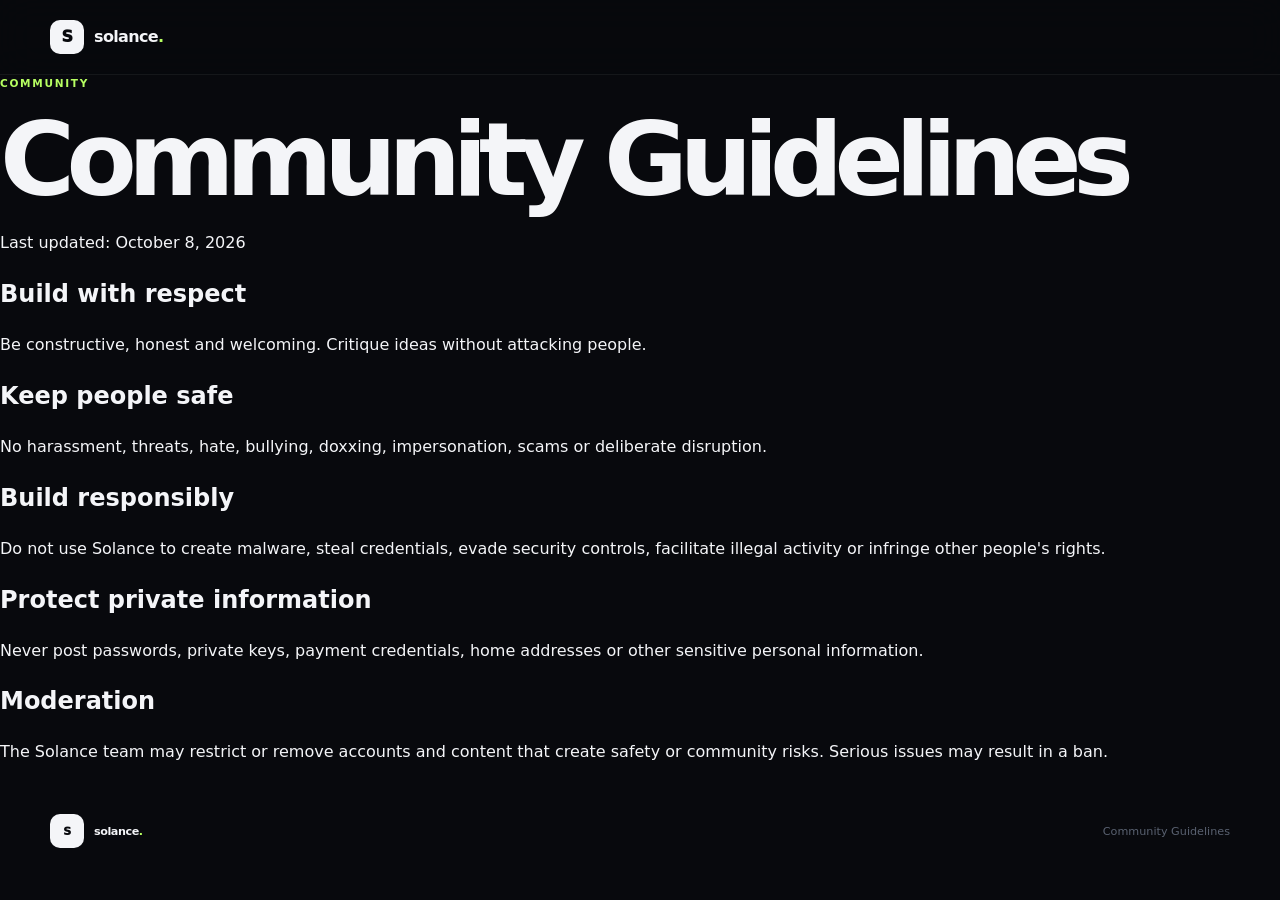
<file: community-guidelines.html>
<!doctype html><html lang="en"><head><meta charset="utf-8"><meta name="viewport" content="width=device-width,initial-scale=1"><title>Community Guidelines — Solance</title><link rel="stylesheet" href="assets/styles.css"></head><body><header class="site-header"><nav class="nav container"><a class="brand" href="index.html"><span class="brand-mark">S</span><span>solance<span class="brand-dot">.</span></span></a></nav></header><main class="legal"><div class="section-kicker">COMMUNITY</div><h1>Community Guidelines</h1><p>Last updated: October 8, 2026</p><div class="legal-card"><h2>Build with respect</h2><p>Be constructive, honest and welcoming. Critique ideas without attacking people.</p><h2>Keep people safe</h2><p>No harassment, threats, hate, bullying, doxxing, impersonation, scams or deliberate disruption.</p><h2>Build responsibly</h2><p>Do not use Solance to create malware, steal credentials, evade security controls, facilitate illegal activity or infringe other people's rights.</p><h2>Protect private information</h2><p>Never post passwords, private keys, payment credentials, home addresses or other sensitive personal information.</p><h2>Moderation</h2><p>The Solance team may restrict or remove accounts and content that create safety or community risks. Serious issues may result in a ban.</p></div></main><footer><div class="container footer-inner"><a class="brand" href="index.html"><span class="brand-mark">S</span><span>solance<span class="brand-dot">.</span></span></a><span>Community Guidelines</span></div></footer></body></html>
</file>
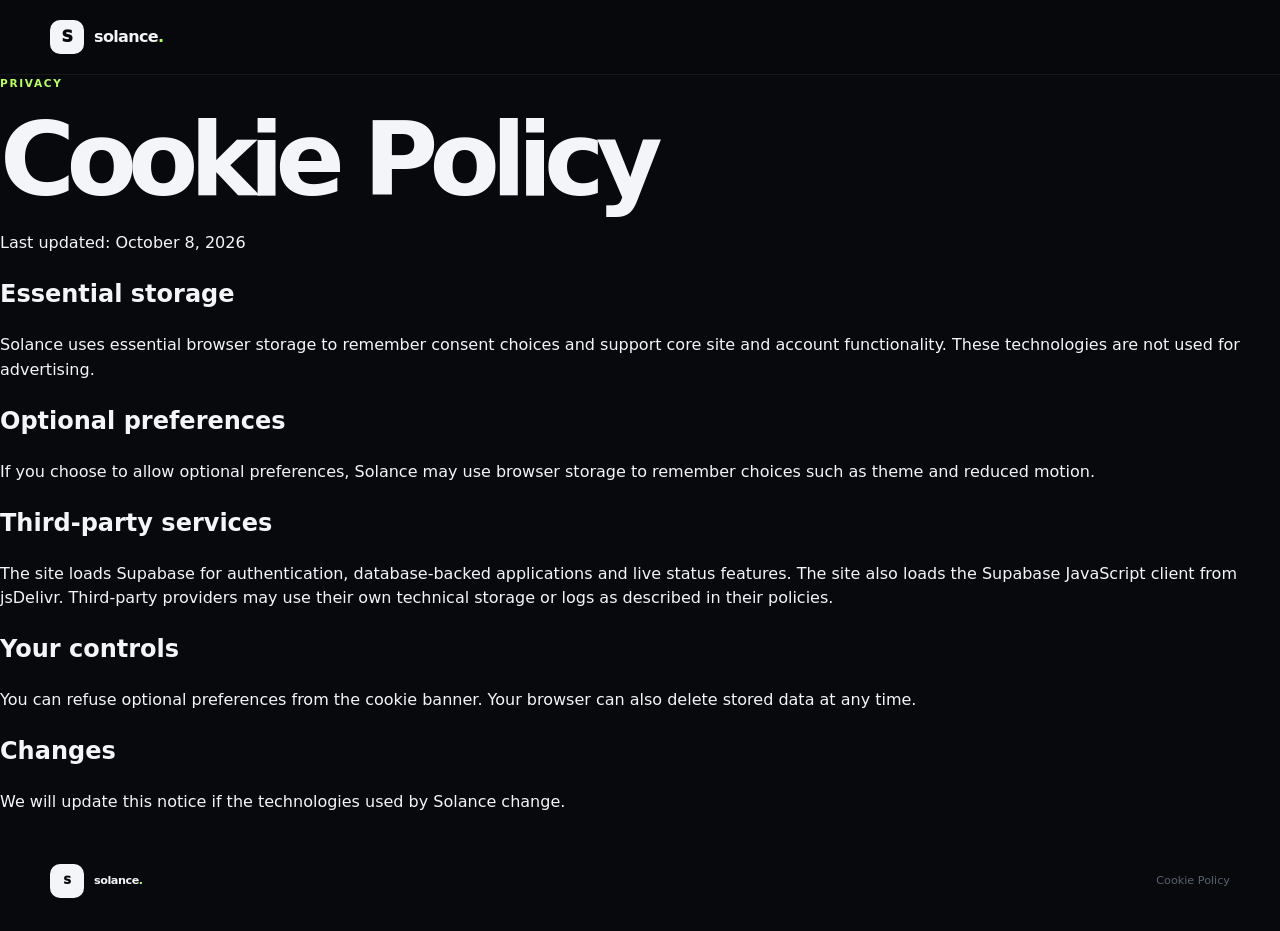
<file: cookies.html>
<!doctype html><html lang="en"><head><meta charset="utf-8"><meta name="viewport" content="width=device-width,initial-scale=1"><title>Cookies — Solance</title><link rel="stylesheet" href="assets/styles.css"></head><body><header class="site-header"><nav class="nav container"><a class="brand" href="index.html"><span class="brand-mark">S</span><span>solance<span class="brand-dot">.</span></span></a></nav></header><main class="legal"><div class="section-kicker">PRIVACY</div><h1>Cookie Policy</h1><p>Last updated: October 8, 2026</p><div class="legal-card"><h2>Essential storage</h2><p>Solance uses essential browser storage to remember consent choices and support core site and account functionality. These technologies are not used for advertising.</p><h2>Optional preferences</h2><p>If you choose to allow optional preferences, Solance may use browser storage to remember choices such as theme and reduced motion.</p><h2>Third-party services</h2><p>The site loads Supabase for authentication, database-backed applications and live status features. The site also loads the Supabase JavaScript client from jsDelivr. Third-party providers may use their own technical storage or logs as described in their policies.</p><h2>Your controls</h2><p>You can refuse optional preferences from the cookie banner. Your browser can also delete stored data at any time.</p><h2>Changes</h2><p>We will update this notice if the technologies used by Solance change.</p></div></main><footer><div class="container footer-inner"><a class="brand" href="index.html"><span class="brand-mark">S</span><span>solance<span class="brand-dot">.</span></span></a><span>Cookie Policy</span></div></footer></body></html>
</file>
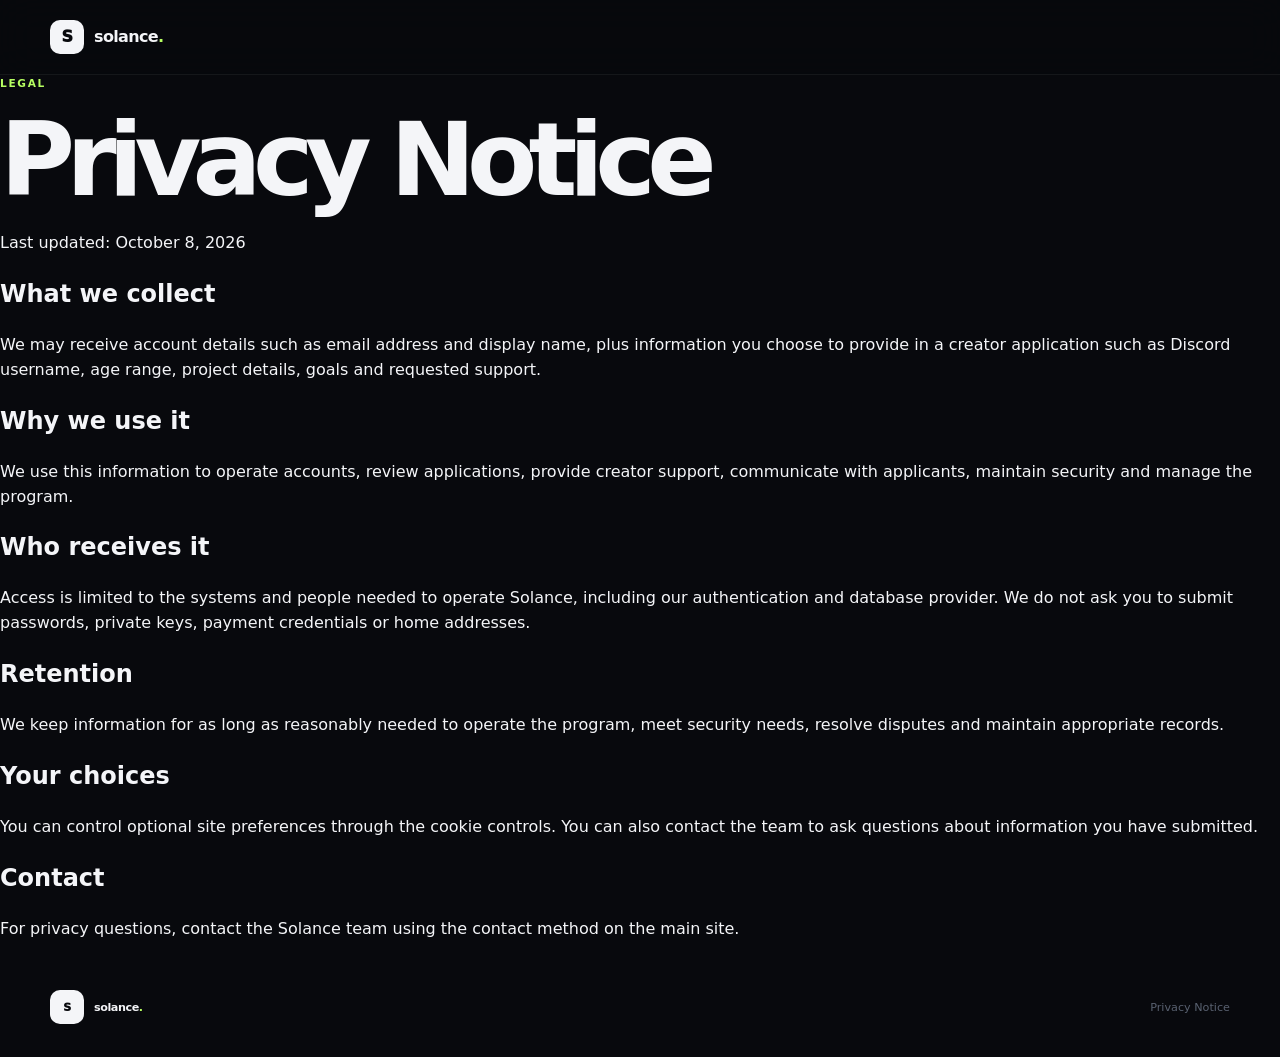
<file: privacy.html>
<!doctype html><html lang="en"><head><meta charset="utf-8"><meta name="viewport" content="width=device-width,initial-scale=1"><title>Privacy — Solance</title><link rel="stylesheet" href="assets/styles.css"></head><body><header class="site-header"><nav class="nav container"><a class="brand" href="index.html"><span class="brand-mark">S</span><span>solance<span class="brand-dot">.</span></span></a></nav></header><main class="legal"><div class="section-kicker">LEGAL</div><h1>Privacy Notice</h1><p>Last updated: October 8, 2026</p><div class="legal-card"><h2>What we collect</h2><p>We may receive account details such as email address and display name, plus information you choose to provide in a creator application such as Discord username, age range, project details, goals and requested support.</p><h2>Why we use it</h2><p>We use this information to operate accounts, review applications, provide creator support, communicate with applicants, maintain security and manage the program.</p><h2>Who receives it</h2><p>Access is limited to the systems and people needed to operate Solance, including our authentication and database provider. We do not ask you to submit passwords, private keys, payment credentials or home addresses.</p><h2>Retention</h2><p>We keep information for as long as reasonably needed to operate the program, meet security needs, resolve disputes and maintain appropriate records.</p><h2>Your choices</h2><p>You can control optional site preferences through the cookie controls. You can also contact the team to ask questions about information you have submitted.</p><h2>Contact</h2><p>For privacy questions, contact the Solance team using the contact method on the main site.</p></div></main><footer><div class="container footer-inner"><a class="brand" href="index.html"><span class="brand-mark">S</span><span>solance<span class="brand-dot">.</span></span></a><span>Privacy Notice</span></div></footer></body></html>
</file>
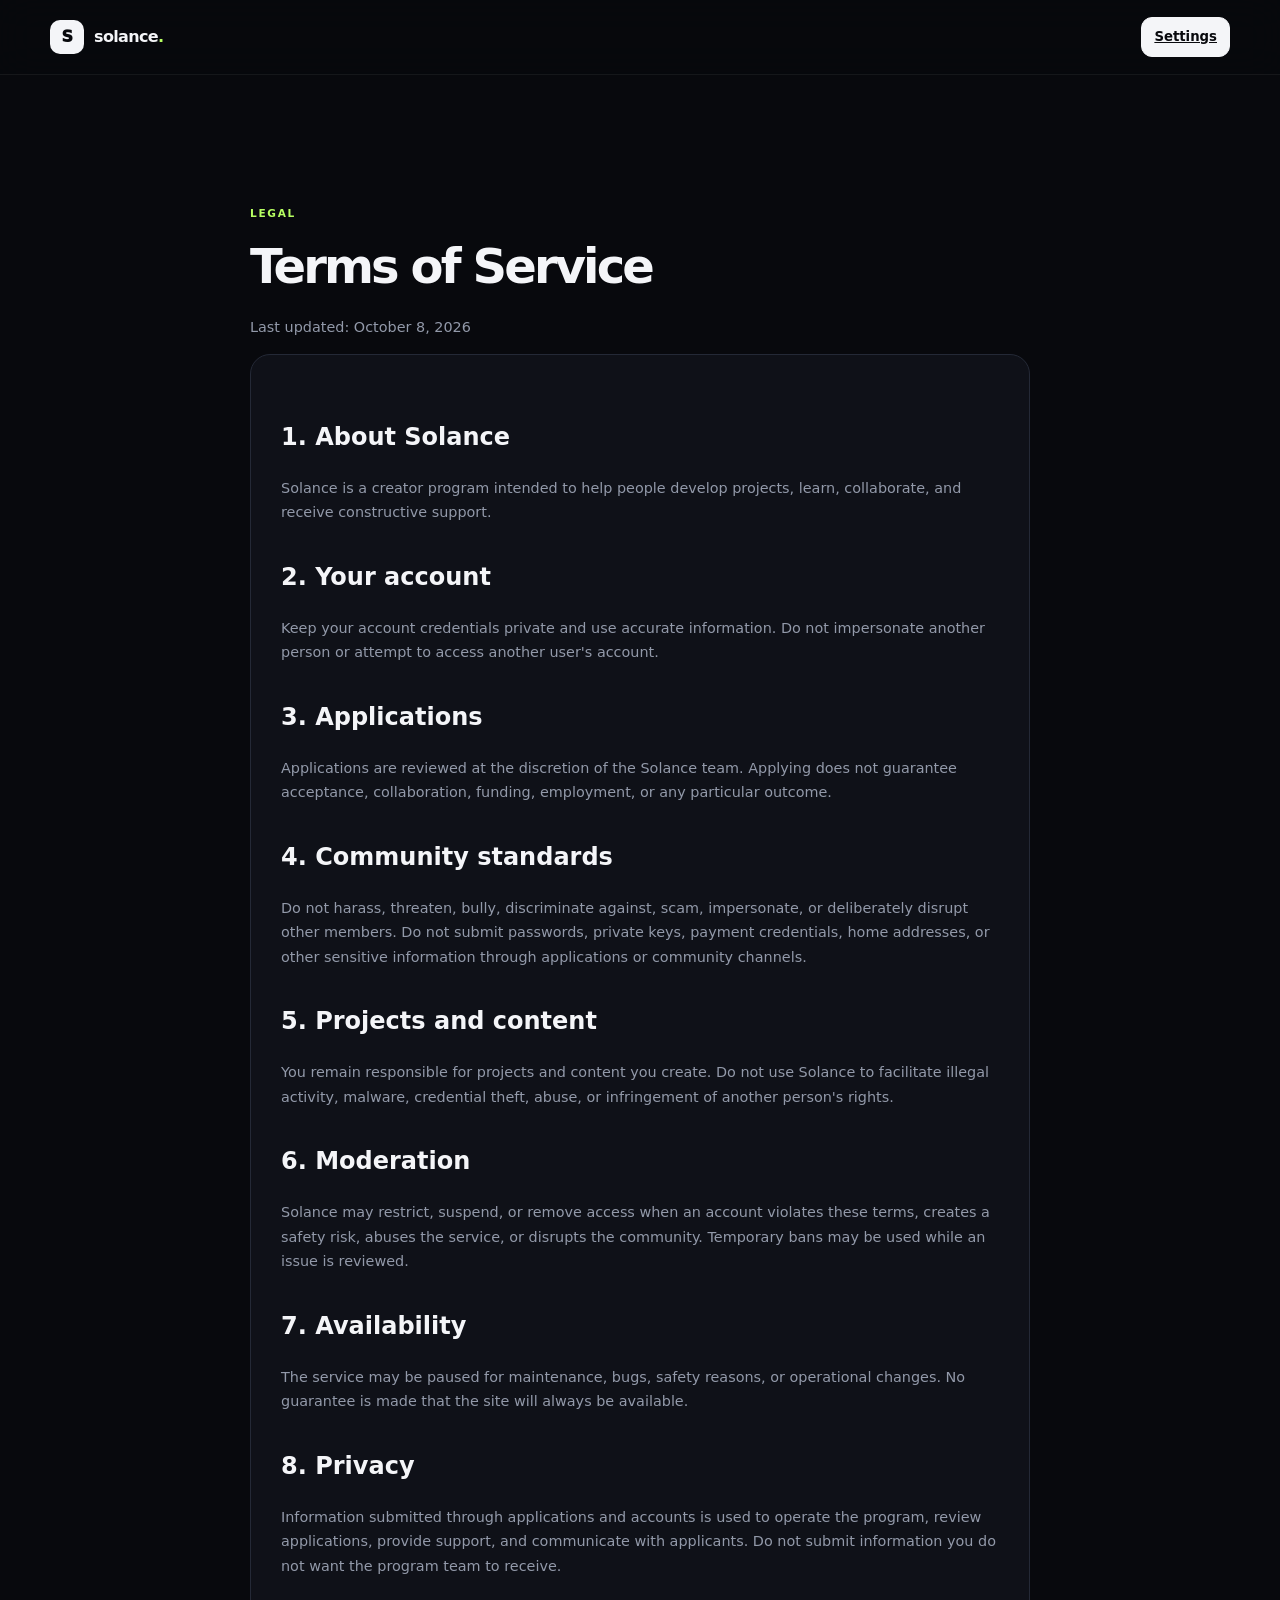
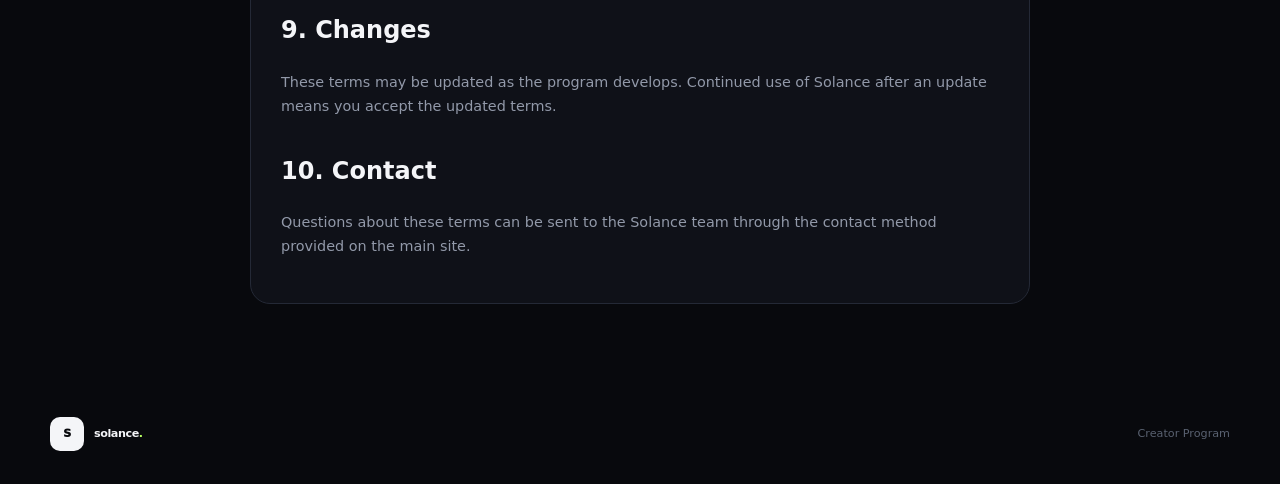
<file: terms.html>
<!doctype html>
<html lang="en"><head><meta charset="utf-8"><meta name="viewport" content="width=device-width,initial-scale=1"><title>Terms of Service — Solance</title><link rel="stylesheet" href="assets/styles.css"><style>.legal{max-width:820px;margin:0 auto;padding:130px 20px 80px}.legal h1{font-size:3rem;letter-spacing:-.06em}.legal h2{margin-top:34px}.legal p,.legal li{color:var(--muted);line-height:1.7;font-size:.9rem}.legal-card{padding:30px;border:1px solid var(--line);border-radius:20px;background:var(--surface)}</style></head>
<body><header class="site-header"><nav class="nav container"><a class="brand" href="index.html"><span class="brand-mark">S</span><span>solance<span class="brand-dot">.</span></span></a><div class="nav-actions"><a class="nav-login" href="settings.html">Settings</a></div></nav></header>
<main class="legal"><div class="section-kicker">LEGAL</div><h1>Terms of Service</h1><p>Last updated: October 8, 2026</p><div class="legal-card">
<h2>1. About Solance</h2><p>Solance is a creator program intended to help people develop projects, learn, collaborate, and receive constructive support.</p>
<h2>2. Your account</h2><p>Keep your account credentials private and use accurate information. Do not impersonate another person or attempt to access another user's account.</p>
<h2>3. Applications</h2><p>Applications are reviewed at the discretion of the Solance team. Applying does not guarantee acceptance, collaboration, funding, employment, or any particular outcome.</p>
<h2>4. Community standards</h2><p>Do not harass, threaten, bully, discriminate against, scam, impersonate, or deliberately disrupt other members. Do not submit passwords, private keys, payment credentials, home addresses, or other sensitive information through applications or community channels.</p>
<h2>5. Projects and content</h2><p>You remain responsible for projects and content you create. Do not use Solance to facilitate illegal activity, malware, credential theft, abuse, or infringement of another person's rights.</p>
<h2>6. Moderation</h2><p>Solance may restrict, suspend, or remove access when an account violates these terms, creates a safety risk, abuses the service, or disrupts the community. Temporary bans may be used while an issue is reviewed.</p>
<h2>7. Availability</h2><p>The service may be paused for maintenance, bugs, safety reasons, or operational changes. No guarantee is made that the site will always be available.</p>
<h2>8. Privacy</h2><p>Information submitted through applications and accounts is used to operate the program, review applications, provide support, and communicate with applicants. Do not submit information you do not want the program team to receive.</p>
<h2>9. Changes</h2><p>These terms may be updated as the program develops. Continued use of Solance after an update means you accept the updated terms.</p>
<h2>10. Contact</h2><p>Questions about these terms can be sent to the Solance team through the contact method provided on the main site.</p>
</div></main><footer><div class="container footer-inner"><a class="brand" href="/"><span class="brand-mark">S</span><span>solance<span class="brand-dot">.</span></span></a><span>Creator Program</span></div></footer></body></html>
</file>
<file: assets/styles.css>
:root{--bg:#08090d;--surface:#0f1118;--surface-2:#151823;--text:#f4f5f8;--muted:#9299a9;--line:#242936;--accent:#b7ff62;--accent-2:#8d7cff;--danger:#ff7586;--shadow:0 28px 90px rgba(0,0,0,.42);--radius:24px}
*{box-sizing:border-box}html{scroll-behavior:smooth}body{margin:0;background:var(--bg);color:var(--text);font-family:Inter,ui-sans-serif,system-ui,-apple-system,BlinkMacSystemFont,"Segoe UI",sans-serif;line-height:1.55;overflow-x:hidden}body.modal-open{overflow:hidden}a{color:inherit}.container{width:min(1180px,calc(100% - 40px));margin:auto}
.site-glow{position:fixed;width:520px;height:520px;border-radius:50%;filter:blur(100px);pointer-events:none;opacity:.11;z-index:-1}.glow-one{background:#8d7cff;top:-220px;left:-180px}.glow-two{background:#b7ff62;right:-280px;top:460px}
.site-header{position:sticky;top:0;z-index:40;background:rgba(8,9,13,.72);backdrop-filter:blur(18px);border-bottom:1px solid rgba(255,255,255,.06)}.nav{height:74px;display:flex;align-items:center;justify-content:space-between}.brand{display:flex;align-items:center;gap:10px;text-decoration:none;font-weight:850;letter-spacing:-.04em}.brand-mark{width:34px;height:34px;border-radius:10px;display:grid;place-items:center;background:var(--text);color:#08090d;font-weight:950}.brand-dot{color:var(--accent)}.nav-center{display:flex;gap:30px}.nav-center a{font-size:.84rem;color:var(--muted);text-decoration:none}.nav-center a:hover{color:var(--text)}.nav-actions{display:flex;gap:8px}.nav-icon,.nav-login{border:1px solid var(--line);background:rgba(255,255,255,.035);color:var(--text);border-radius:11px;padding:9px 12px;font:inherit;font-size:.83rem;font-weight:800;cursor:pointer}.nav-icon{width:39px}.nav-login{background:var(--text);color:#090a0e;border-color:var(--text)}
.hero{min-height:690px;padding:92px 0 80px;display:grid;grid-template-columns:1fr .86fr;gap:70px;align-items:center}.eyebrow{display:inline-flex;align-items:center;gap:8px;border:1px solid #2a303d;background:#10131a;border-radius:999px;padding:7px 11px;color:#b6bdca;font-size:.72rem;font-weight:850;letter-spacing:.09em;text-transform:uppercase}.status-dot{width:7px;height:7px;background:var(--accent);border-radius:50%;box-shadow:0 0 14px var(--accent)}h1{font-size:clamp(4rem,8vw,7.3rem);line-height:.86;letter-spacing:-.085em;margin:25px 0 27px}h1 span{color:var(--accent)}.hero-lead{font-size:1.08rem;color:var(--muted);max-width:600px}.hero-actions{display:flex;gap:10px;flex-wrap:wrap;margin:30px 0}.button{border:0;border-radius:12px;padding:13px 17px;font:inherit;font-size:.86rem;font-weight:850;text-decoration:none;display:inline-flex;align-items:center;justify-content:center;gap:12px;cursor:pointer;transition:transform .2s,background .2s,border-color .2s}.button:hover{transform:translateY(-2px)}.primary{background:var(--accent);color:#10140b}.ghost{background:transparent;border:1px solid var(--line);color:var(--text)}.hero-proof{display:flex;align-items:center;gap:12px;color:#707789;font-size:.76rem}.avatars{display:flex}.avatars i{width:27px;height:27px;border-radius:50%;display:grid;place-items:center;background:#1a1e29;border:1px solid #343a48;margin-right:-5px;font-style:normal;font-size:.65rem}.hero-visual{position:relative;min-height:480px;display:grid;place-items:center}.orbit{position:absolute;border:1px solid rgba(255,255,255,.07);border-radius:50%}.orbit-a{width:440px;height:440px}.orbit-b{width:340px;height:340px;border-color:rgba(183,255,98,.11)}.idea-card{position:relative;width:min(370px,82%);padding:27px;border:1px solid #2a2e39;border-radius:25px;background:linear-gradient(145deg,#171a23,#0e1016);box-shadow:var(--shadow);transform:rotate(-3deg);z-index:2}.idea-top{display:flex;justify-content:space-between;color:#666e7e;font-size:.63rem;font-weight:850;letter-spacing:.1em}.live{color:var(--accent)}.idea-icon{width:52px;height:52px;margin:48px 0 18px;border-radius:15px;display:grid;place-items:center;background:rgba(183,255,98,.1);color:var(--accent);font-size:1.3rem}.idea-card h2{font-size:2rem;letter-spacing:-.055em;margin:0}.idea-card p{color:var(--muted);font-size:.84rem}.idea-progress{height:5px;background:#242832;border-radius:10px;overflow:hidden;margin:27px 0 13px}.idea-progress span{display:block;width:68%;height:100%;background:var(--accent)}.idea-footer{display:flex;justify-content:space-between;font-size:.7rem;color:#6f7686}.idea-footer b{color:#cbd0d9}.float-card{position:absolute;z-index:3;display:flex;gap:10px;align-items:center;background:rgba(17,19,26,.9);border:1px solid #2a2f3b;border-radius:15px;padding:11px 13px;box-shadow:0 18px 50px rgba(0,0,0,.35)}.float-card>span{width:30px;height:30px;display:grid;place-items:center;border-radius:9px;background:#202530;color:var(--accent)}.float-card b,.float-card small{display:block}.float-card b{font-size:.72rem}.float-card small{font-size:.62rem;color:#747c8c}.float-one{top:70px;right:0}.float-two{bottom:60px;left:5px}.stats{display:grid;grid-template-columns:repeat(4,1fr);border-top:1px solid var(--line);border-bottom:1px solid var(--line)}.stats div{padding:21px 20px;border-right:1px solid var(--line);display:flex;gap:14px;align-items:center}.stats div:last-child{border:0}.stats b{font-size:.67rem;color:var(--accent)}.stats span{font-size:.75rem;color:#747c8c}
.section{padding:125px 0}.section-kicker{font-size:.66rem;letter-spacing:.16em;font-weight:900;color:var(--accent);margin-bottom:18px}.section-title-row{display:grid;grid-template-columns:1fr .7fr;gap:50px;align-items:end;margin-bottom:38px}.section-title-row h2{font-size:clamp(2.8rem,6vw,5.1rem);line-height:.9;letter-spacing:-.07em;margin:0}.section-title-row em,.apply-side em{font-style:normal;color:var(--accent)}.section-title-row p{color:var(--muted);font-size:.9rem;max-width:430px}.feature-grid{display:grid;grid-template-columns:repeat(3,1fr);gap:12px}.feature-new{min-height:330px;padding:25px;border:1px solid var(--line);background:#0d0f15;border-radius:20px;position:relative;overflow:hidden}.feature-new.featured{background:linear-gradient(145deg,rgba(183,255,98,.09),#0d0f15)}.feature-number{font-size:.65rem;color:#626a79;font-weight:850}.feature-symbol{font-size:2rem;color:var(--accent);margin-top:110px}.feature-new h3{font-size:1.25rem;margin:12px 0 5px;letter-spacing:-.03em}.feature-new p{color:var(--muted);font-size:.82rem;max-width:300px}
.apply-section{padding:30px 0 125px}.apply-shell{display:grid;grid-template-columns:.38fr .62fr;border:1px solid var(--line);border-radius:28px;overflow:hidden;background:#0c0e13;box-shadow:var(--shadow)}.apply-side{padding:48px 38px;background:linear-gradient(160deg,#151820,#0d0f14)}.apply-side h2{font-size:clamp(2.5rem,4vw,4rem);line-height:.9;letter-spacing:-.07em;margin:0 0 20px}.apply-side>p{font-size:.85rem;color:var(--muted)}.side-note{display:flex;gap:11px;margin-top:28px}.side-note>span{color:var(--accent);font-size:1rem}.side-note b,.side-note small{display:block}.side-note b{font-size:.76rem}.side-note small{color:#737b8b;font-size:.7rem;margin-top:2px}.privacy-pill{margin-top:38px;padding:10px 12px;border:1px solid #2a303a;border-radius:11px;color:#777f8f;font-size:.66rem}.form-panel{padding:48px}.form-heading{display:flex;justify-content:space-between;align-items:flex-end;border-bottom:1px solid var(--line);padding-bottom:25px;margin-bottom:27px}.form-heading span:first-child{font-size:.62rem;color:var(--accent);font-weight:900;letter-spacing:.15em}.form-heading h3{margin:7px 0 0;font-size:1.7rem;letter-spacing:-.04em}.required-note{font-size:.66rem;color:#747c8c}.form-section-label{font-size:.6rem;letter-spacing:.15em;font-weight:900;color:#687080;margin:25px 0 13px}.form-section-label:first-of-type{margin-top:0}form{display:grid;gap:14px}.row{display:grid;grid-template-columns:1fr 1fr;gap:13px}.field{display:grid;gap:6px}label{font-size:.72rem;font-weight:800;color:#c5cad3}label b{color:var(--accent)}label span{color:#666f80;font-weight:500;margin-left:4px}input,select,textarea{width:100%;border:1px solid #282e39;background:#11141b;color:var(--text);border-radius:11px;padding:12px 13px;font:inherit;font-size:.8rem;outline:none;transition:border-color .2s,box-shadow .2s}input::placeholder,textarea::placeholder{color:#555d6c}input:focus,select:focus,textarea:focus{border-color:#7b875e;box-shadow:0 0 0 3px rgba(183,255,98,.07)}textarea{min-height:108px;resize:vertical}.check{display:flex;gap:10px;align-items:flex-start;margin-top:4px;color:#737b8b;font-size:.7rem;font-weight:500}.check input{width:16px;height:16px;margin-top:1px;flex:none}.check b{color:var(--accent)}.submit{width:100%;background:var(--accent);color:#0c1008;margin-top:6px}.fine{text-align:center;color:#555d6c;font-size:.62rem;margin:0}.hp{position:absolute!important;left:-9999px!important;width:1px!important;height:1px!important;overflow:hidden}.success{display:none;text-align:center;padding:70px 20px}.success.show{display:block}.success-mark{width:65px;height:65px;border-radius:50%;display:grid;place-items:center;margin:0 auto 18px;background:rgba(183,255,98,.1);color:var(--accent);font-size:1.7rem}.success h3{font-size:2rem;margin:0 0 8px}.success p{color:var(--muted);max-width:430px;margin:0 auto 22px}.contact-new{border-top:1px solid var(--line);border-bottom:1px solid var(--line);padding:45px 0;display:flex;justify-content:space-between;align-items:center}.contact-new h2{margin:0;font-size:clamp(1.7rem,3vw,2.6rem);letter-spacing:-.05em}.footer-inner{min-height:100px;display:flex;justify-content:space-between;align-items:center;color:#596170;font-size:.7rem}.footer-inner .brand{color:var(--text)}
.settings-panel,.auth-panel{position:fixed;inset:0;background:rgba(2,3,6,.7);backdrop-filter:blur(12px);display:none;align-items:flex-start;justify-content:flex-end;padding:90px 24px 24px;z-index:60}.auth-panel{align-items:center;justify-content:center;padding:20px}.settings-panel.open,.auth-panel.open{display:flex}.settings-card,.auth-card{width:min(400px,100%);background:#11141b;border:1px solid #2c3240;border-radius:20px;box-shadow:0 30px 100px rgba(0,0,0,.55);padding:25px}.auth-card{width:min(440px,100%)}.settings-head{display:flex;justify-content:space-between;align-items:center;margin-bottom:20px}.settings-head h2,.settings-head h3{margin:0}.settings-head p{color:var(--muted);font-size:.82rem;margin:5px 0 0}.close{background:none;border:0;color:var(--muted);font-size:1.5rem;cursor:pointer}.setting{padding:16px 0;border-top:1px solid var(--line)}.setting-title{font-weight:800;font-size:.85rem}.setting-copy{color:var(--muted);font-size:.74rem;margin:3px 0 10px}.setting select{padding:9px}.toggle{display:flex;justify-content:space-between;align-items:center;color:var(--muted);font-size:.75rem}.toggle input{width:19px}.auth-modes{display:grid;grid-template-columns:1fr 1fr;gap:5px;padding:5px;background:#0b0d12;border:1px solid var(--line);border-radius:11px;margin:17px 0}.auth-mode{border:0;background:transparent;color:var(--muted);border-radius:8px;padding:9px;font:inherit;font-size:.76rem;font-weight:800;cursor:pointer}.auth-mode.active{background:#20242e;color:var(--text)}.auth-actions{display:flex;justify-content:flex-end;margin-top:8px}.text-button{border:0;background:none;color:var(--accent);font:inherit;font-size:.7rem;cursor:pointer}.auth-message{margin-top:12px;padding:10px;border-radius:10px;background:rgba(183,255,98,.08);color:#d5e7b7;font-size:.72rem}.auth-message[data-type=error]{background:rgba(255,117,134,.08);color:#ffb4bf}.auth-message[hidden]{display:none}.auth-note{color:#626a79;font-size:.66rem;margin:15px 0 0}.reduce-motion *{animation:none!important;transition:none!important;scroll-behavior:auto!important}.light{--bg:#f4f5f0;--surface:#fff;--surface-2:#eceee8;--text:#12150f;--muted:#687063;--line:#d9ddd3}.light .site-header{background:rgba(244,245,240,.78)}.light .hero-visual .idea-card,.light .feature-new,.light .apply-shell,.light .form-panel,.light .settings-card,.light .auth-card{background:#fff}.light .apply-side{background:#eef0e9}.light input,.light select,.light textarea{background:#f9faf7;color:var(--text)}.light .ghost,.light .nav-icon{color:var(--text)}
@media(max-width:900px){.nav-center{display:none}.hero{grid-template-columns:1fr;padding-top:65px}.hero-visual{min-height:420px}.stats{grid-template-columns:1fr 1fr}.stats div:nth-child(2){border-right:0}.section-title-row{grid-template-columns:1fr}.feature-grid{grid-template-columns:1fr}.apply-shell{grid-template-columns:1fr}.apply-side{padding:35px}.form-panel{padding:35px}}
@media(max-width:620px){.container{width:min(100% - 28px,1180px)}.nav{height:64px}.nav-login{padding:8px 10px}.hero{padding:58px 0}.hero h1{font-size:clamp(3.6rem,17vw,5.4rem)}.hero-visual{min-height:390px}.orbit-a{width:330px;height:330px}.orbit-b{width:250px;height:250px}.float-one{right:-4px;top:35px}.float-two{left:-4px;bottom:35px}.idea-card{width:82%}.stats div{padding:16px 12px}.section{padding:85px 0}.row{grid-template-columns:1fr}.form-panel{padding:25px 18px}.apply-side{padding:32px 22px}.form-heading{align-items:flex-start;gap:10px}.contact-new{flex-direction:column;align-items:flex-start;gap:22px;padding:35px 0}.footer-inner{min-height:85px}.settings-panel{padding:76px 12px 12px}}

.site-alert{position:relative;z-index:45;border-bottom:1px solid rgba(183,255,98,.25);background:rgba(183,255,98,.08);color:var(--text)}
.site-alert-inner{width:min(1180px,calc(100% - 40px));margin:auto;min-height:52px;display:flex;gap:12px;align-items:center;font-size:.78rem}
.site-alert-inner strong{color:var(--accent);font-weight:900}
.settings-tabs{display:grid;grid-template-columns:1fr 1fr;gap:5px;padding:5px;background:#0b0d12;border:1px solid var(--line);border-radius:11px;margin-bottom:5px}
.settings-tab{border:0;background:transparent;color:var(--muted);border-radius:8px;padding:9px;font:inherit;font-size:.74rem;font-weight:800;cursor:pointer}
.settings-tab.active{background:#20242e;color:var(--text)}
.settings-view[hidden]{display:none}
.management-badge{display:inline-block;margin:8px 0 14px;padding:5px 8px;border-radius:999px;background:rgba(183,255,98,.1);color:var(--accent);font-size:.58rem;font-weight:900;letter-spacing:.12em}
.management-actions{display:flex;gap:8px;flex-wrap:wrap;margin-top:10px}
.management-actions .button{flex:1;min-width:130px}
.management-actions .ghost{border:1px solid var(--line);background:transparent;color:var(--text)}
.js-console{min-height:145px;font-family:ui-monospace,SFMono-Regular,Menlo,monospace;font-size:.72rem;line-height:1.5}
.js-console-output{margin:12px 0 0;padding:12px;min-height:55px;max-height:180px;overflow:auto;border:1px solid var(--line);border-radius:10px;background:#090b0f;color:#aeb7c5;font: .68rem/1.5 ui-monospace,SFMono-Regular,Menlo,monospace;white-space:pre-wrap}
.light .settings-tabs,.light .auth-modes{background:#eef0e9}
.light .settings-tab.active,.light .auth-mode.active{background:#fff}
@media(max-width:620px){.site-alert-inner{width:min(100% - 28px);padding:10px 0;align-items:flex-start;flex-direction:column;gap:3px}}

.status-dot.closed{background:#ff667b!important;box-shadow:0 0 0 4px rgba(255,102,123,.09)!important}
.applications-closed #applicationPanel{position:relative}
.applications-closed #applicationPanel:after{content:"Applications are currently closed";display:block;margin-top:18px;padding:14px;border:1px solid rgba(255,102,123,.25);border-radius:12px;background:rgba(255,102,123,.06);color:#ffb4bf;font-size:.74rem;font-weight:800;text-align:center}
#heroApplyButton.disabled{opacity:.55;cursor:not-allowed;pointer-events:none}

.consent-backdrop{position:fixed;inset:0;z-index:100;background:rgba(2,3,6,.82);backdrop-filter:blur(16px);display:grid;place-items:center;padding:20px}
.consent-backdrop[hidden],.cookie-banner[hidden]{display:none}
.consent-card{width:min(520px,100%);padding:34px;border:1px solid #303746;border-radius:24px;background:#11141b;box-shadow:0 35px 120px rgba(0,0,0,.65)}
.consent-kicker{font-size:.62rem;letter-spacing:.16em;font-weight:900;color:var(--accent);margin-bottom:14px}
.consent-card h2{font-size:2.35rem;line-height:1;letter-spacing:-.06em;margin:0 0 12px}
.consent-card p{color:var(--muted);font-size:.8rem;line-height:1.65}
.consent-check{display:flex;gap:10px;align-items:flex-start;margin:24px 0;color:#aeb5c2;font-size:.75rem;font-weight:600}
.consent-check input{width:17px;height:17px;flex:none}
.consent-check a,.cookie-banner a{color:var(--accent);font-weight:800}
.consent-card .button{width:100%}
.cookie-banner{position:fixed;left:18px;right:18px;bottom:18px;z-index:95;display:flex;justify-content:space-between;align-items:center;gap:22px;padding:18px 20px;border:1px solid #303746;border-radius:18px;background:rgba(15,17,24,.96);backdrop-filter:blur(18px);box-shadow:0 25px 80px rgba(0,0,0,.5)}
.cookie-banner strong{font-size:.85rem}.cookie-banner p{margin:4px 0 4px;color:var(--muted);font-size:.68rem;max-width:720px;line-height:1.5}.cookie-banner a{font-size:.66rem;text-decoration:none}
.cookie-actions{display:flex;gap:8px;flex:none}.cookie-actions .button{white-space:nowrap}
@media(max-width:700px){.cookie-banner{left:10px;right:10px;bottom:10px;display:block}.cookie-actions{margin-top:12px}.cookie-actions .button{flex:1}.consent-card{padding:26px}}
</file>
